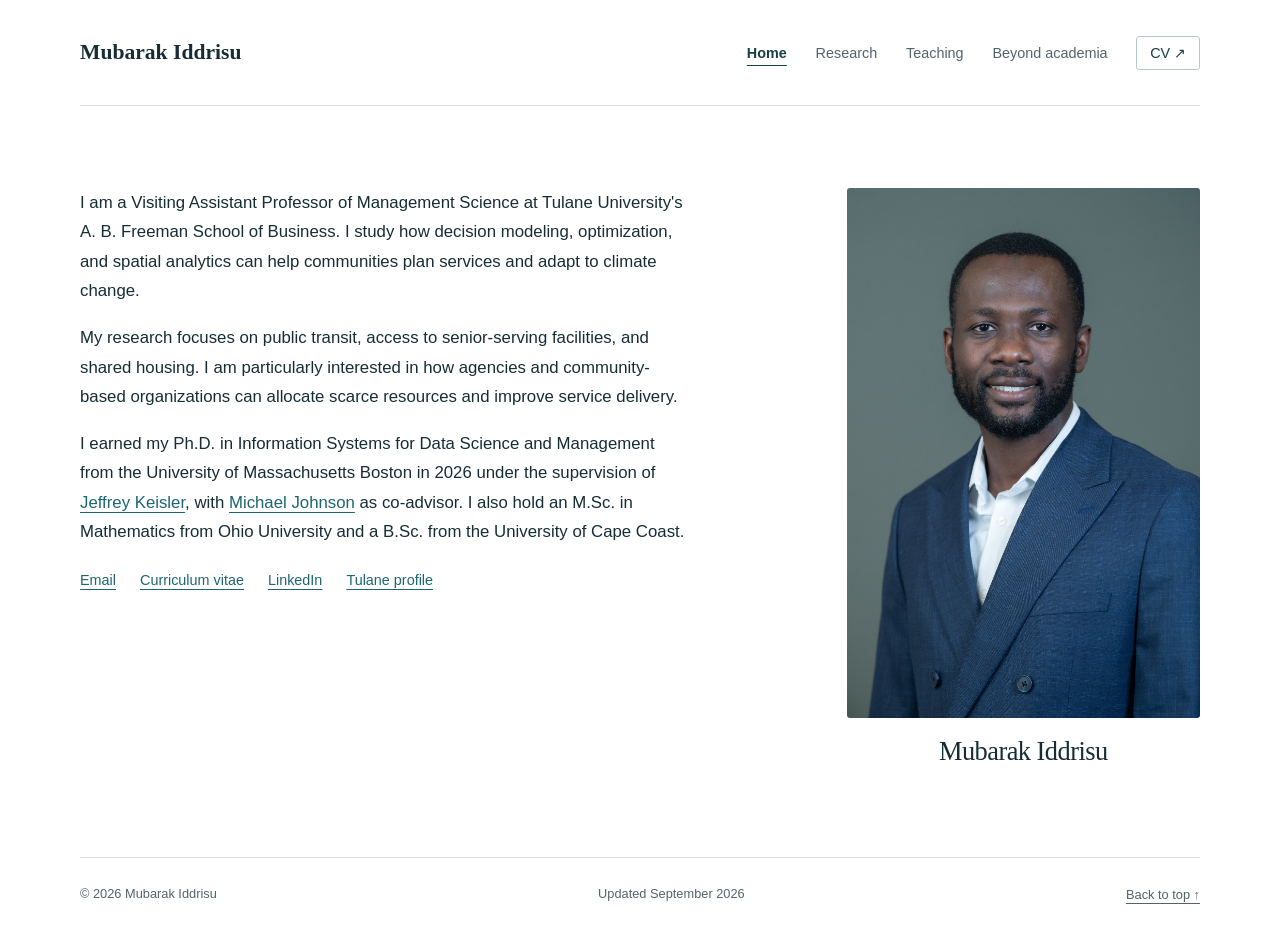
<file: index.html>
<!doctype html>
<html lang="en">
<head>
  <meta charset="utf-8">
  <meta name="viewport" content="width=device-width, initial-scale=1">
  <title>Mubarak Iddrisu | Research &amp; Teaching</title>
  <meta name="description" content="Mubarak Iddrisu is a Visiting Assistant Professor of Management Science at Tulane University. Research in decision modeling, climate adaptation, transit accessibility, and shared housing.">
  <meta name="theme-color" content="#173f45">
  <link rel="icon" type="image/svg+xml" href="data:image/svg+xml,%3Csvg xmlns='http://www.w3.org/2000/svg' viewBox='0 0 32 32'%3E%3Crect width='32' height='32' rx='5' fill='%23173f45'/%3E%3Ctext x='16' y='22' text-anchor='middle' font-family='Georgia' font-size='19' fill='white'%3EM%3C/text%3E%3C/svg%3E">
  <link rel="stylesheet" href="styles.css?v=20260919f">
  <script defer src="app.js?v=20260919f"></script>
</head>
<body data-page="home">
  <a class="skip-link" href="#main">Skip to content</a>
  <header class="site-header">
    <a class="wordmark" href="index.html" aria-label="Mubarak Iddrisu, home">Mubarak Iddrisu</a>
    <nav aria-label="Main navigation">
      <a href="index.html" aria-current="page">Home</a><a href="research.html">Research</a><a href="teaching.html">Teaching</a><a href="hobbies.html">Beyond academia</a>
      <a class="nav-cv" href="Mubarak-Iddrisu-CV.pdf" target="_blank" rel="noopener noreferrer">CV <span aria-hidden="true">↗</span></a>
    </nav>
  </header>
  <main id="main">
    <section class="intro" id="about" aria-labelledby="name">
      <div class="intro-copy">
        <div id="biography">
          <p>I am a Visiting Assistant Professor of Management Science at Tulane University&#x27;s A. B. Freeman School of Business. I study how decision modeling, optimization, and spatial analytics can help communities plan services and adapt to climate change.</p>
          <p>My research focuses on public transit, access to senior-serving facilities, and shared housing. I am particularly interested in how agencies and community-based organizations can allocate scarce resources and improve service delivery.</p>
          <p>I earned my Ph.D. in Information Systems for Data Science and Management from the University of Massachusetts Boston in 2026 under the supervision of <a href="https://www.umb.edu/directory/jeffkeisler/" target="_blank" rel="noopener noreferrer">Jeffrey Keisler</a>, with <a href="https://www.umb.edu/directory/michaeljohnson/" target="_blank" rel="noopener noreferrer">Michael Johnson</a> as co-advisor. I also hold an M.Sc. in Mathematics from Ohio University and a B.Sc. from the University of Cape Coast.</p>
        </div>
        <div class="contact-links" id="contact-links"><a href="mailto:middrisu@tulane.edu">Email</a><a href="https://freeman.tulane.edu/faculty-research/management-science/mubarak-iddrisu" target="_blank" rel="noopener noreferrer">Tulane profile</a><a href="Mubarak-Iddrisu-CV.pdf" target="_blank" rel="noopener noreferrer">Curriculum vitae</a></div>
      </div>
      <figure class="portrait-block"><img src="portrait.jpg?v=20260919f" width="1365" height="2048" alt="Mubarak Iddrisu" fetchpriority="high"><figcaption><h1 id="name">Mubarak Iddrisu</h1></figcaption></figure>
    </section>
    <noscript><p class="noscript">For my complete research and teaching record, <a href="Mubarak-Iddrisu-CV.pdf" target="_blank" rel="noopener noreferrer">download my CV</a>. Enable JavaScript to view all page content.</p></noscript>
    <p id="content-error" class="noscript" role="status" hidden>Some content could not be loaded. Please refresh, or <a href="Mubarak-Iddrisu-CV.pdf" target="_blank" rel="noopener noreferrer">read my CV</a>.</p>
  </main>
  <footer><p>© <span id="copyright-year">2026</span> Mubarak Iddrisu</p><p id="updated">Updated September 2026</p><a href="#main">Back to top ↑</a></footer>
</body>
</html>
</file>
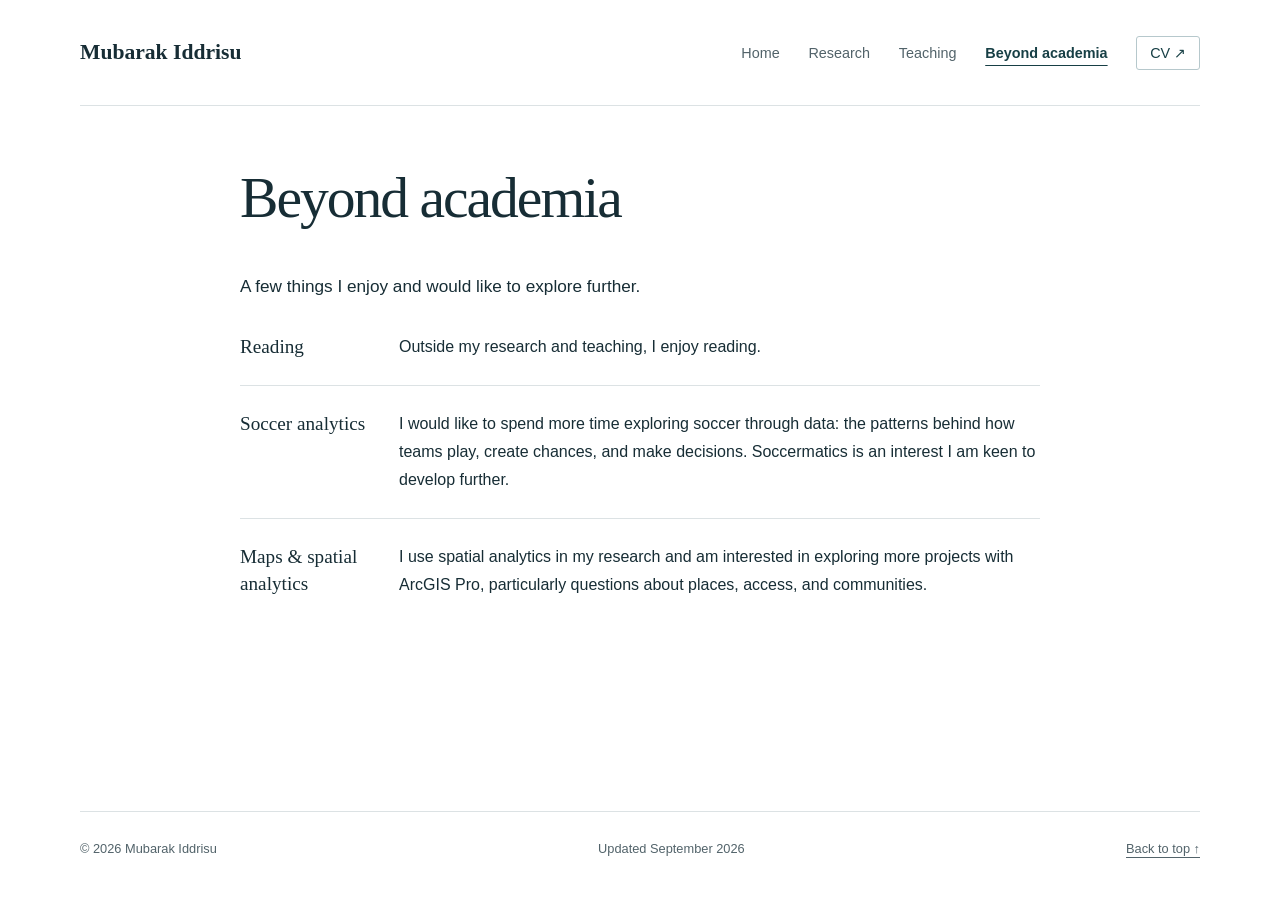
<file: hobbies.html>
<!doctype html>
<html lang="en">
<head>
  <meta charset="utf-8">
  <meta name="viewport" content="width=device-width, initial-scale=1">
  <title>Beyond Academia | Mubarak Iddrisu</title>
  <meta name="description" content="Mubarak Iddrisu’s interests in reading, soccer analytics, Soccermatics, and spatial analytics with ArcGIS Pro.">
  <meta name="theme-color" content="#173f45">
  <link rel="icon" type="image/svg+xml" href="data:image/svg+xml,%3Csvg xmlns='http://www.w3.org/2000/svg' viewBox='0 0 32 32'%3E%3Crect width='32' height='32' rx='5' fill='%23173f45'/%3E%3Ctext x='16' y='22' text-anchor='middle' font-family='Georgia' font-size='19' fill='white'%3EM%3C/text%3E%3C/svg%3E">
  <link rel="stylesheet" href="styles.css?v=20260919f">
  <script defer src="app.js?v=20260919f"></script>
</head>
<body data-page="hobbies">
  <a class="skip-link" href="#main">Skip to content</a>
  <header class="site-header">
    <a class="wordmark" href="index.html" aria-label="Mubarak Iddrisu, home">Mubarak Iddrisu</a>
    <nav aria-label="Main navigation">
      <a href="index.html">Home</a><a href="research.html">Research</a><a href="teaching.html">Teaching</a><a href="hobbies.html" aria-current="page">Beyond academia</a>
      <a class="nav-cv" href="Mubarak-Iddrisu-CV.pdf" target="_blank" rel="noopener noreferrer">CV <span aria-hidden="true">↗</span></a>
    </nav>
  </header>
  <main id="main">
    <section class="page-section" aria-labelledby="page-title">
      <div class="page-heading"><h1 id="page-title">Beyond academia</h1></div>
      <div class="section-body"><p class="section-intro">A few things I enjoy and would like to explore further.</p><div id="interests"></div></div>
    </section>
    <noscript><p class="noscript">For my complete research and teaching record, <a href="Mubarak-Iddrisu-CV.pdf" target="_blank" rel="noopener noreferrer">download my CV</a>. Enable JavaScript to view all page content.</p></noscript>
    <p id="content-error" class="noscript" role="status" hidden>Some content could not be loaded. Please refresh, or <a href="Mubarak-Iddrisu-CV.pdf" target="_blank" rel="noopener noreferrer">read my CV</a>.</p>
  </main>
  <footer><p>© <span id="copyright-year">2026</span> Mubarak Iddrisu</p><p id="updated">Updated September 2026</p><a href="#main">Back to top ↑</a></footer>
</body>
</html>
</file>
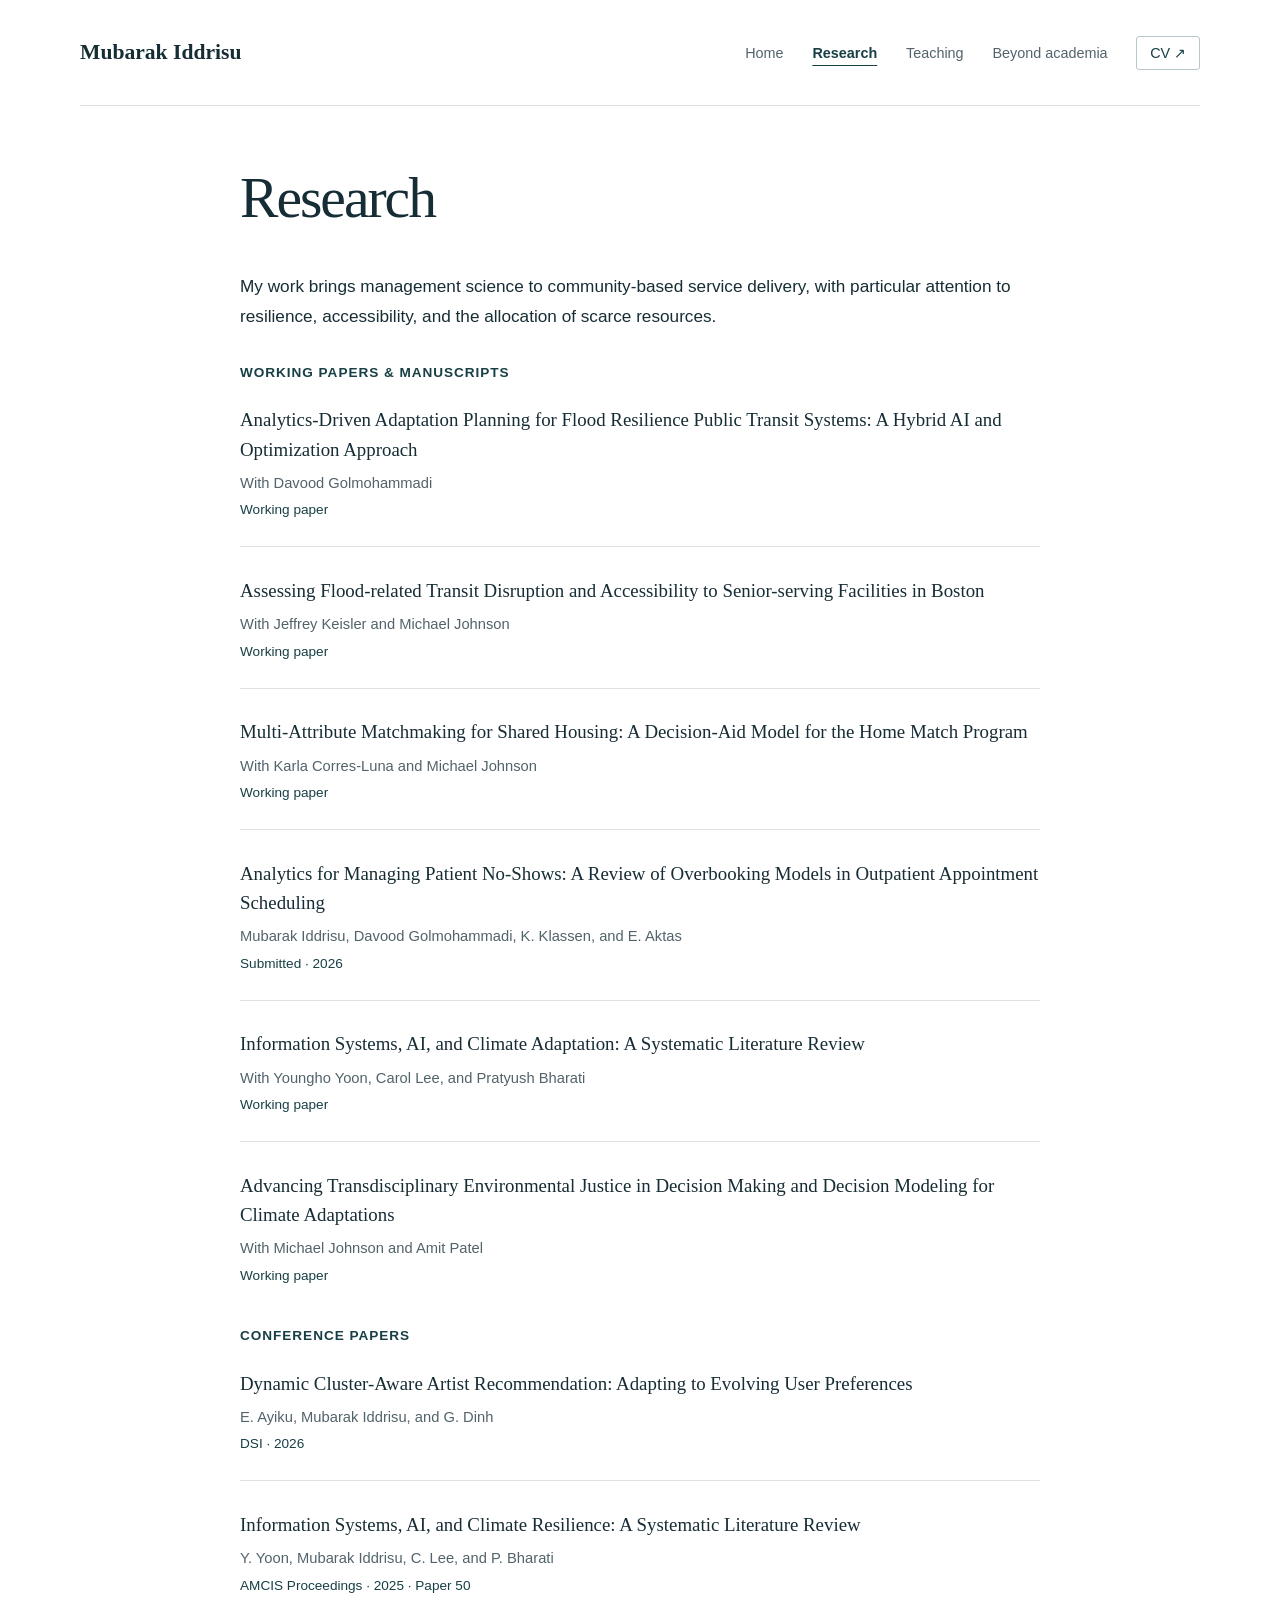
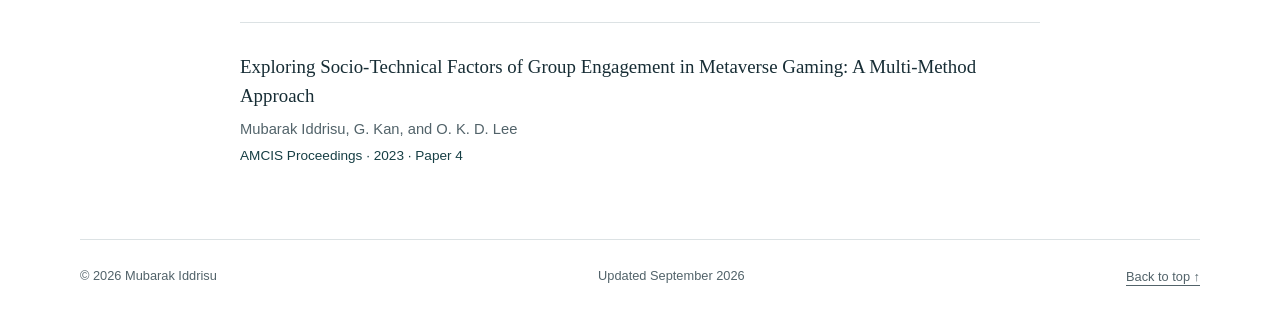
<file: research.html>
<!doctype html>
<html lang="en">
<head>
  <meta charset="utf-8">
  <meta name="viewport" content="width=device-width, initial-scale=1">
  <title>Research | Mubarak Iddrisu</title>
  <meta name="description" content="Research and working papers by Mubarak Iddrisu in community resilience, decision modeling, climate adaptation, accessibility, and shared housing.">
  <meta name="theme-color" content="#173f45">
  <link rel="icon" type="image/svg+xml" href="data:image/svg+xml,%3Csvg xmlns='http://www.w3.org/2000/svg' viewBox='0 0 32 32'%3E%3Crect width='32' height='32' rx='5' fill='%23173f45'/%3E%3Ctext x='16' y='22' text-anchor='middle' font-family='Georgia' font-size='19' fill='white'%3EM%3C/text%3E%3C/svg%3E">
  <link rel="stylesheet" href="styles.css?v=20260919f">
  <script defer src="app.js?v=20260919f"></script>
</head>
<body data-page="research">
  <a class="skip-link" href="#main">Skip to content</a>
  <header class="site-header">
    <a class="wordmark" href="index.html" aria-label="Mubarak Iddrisu, home">Mubarak Iddrisu</a>
    <nav aria-label="Main navigation">
      <a href="index.html">Home</a><a href="research.html" aria-current="page">Research</a><a href="teaching.html">Teaching</a><a href="hobbies.html">Beyond academia</a>
      <a class="nav-cv" href="Mubarak-Iddrisu-CV.pdf" target="_blank" rel="noopener noreferrer">CV <span aria-hidden="true">↗</span></a>
    </nav>
  </header>
  <main id="main">
    <section class="page-section" aria-labelledby="page-title">
      <div class="page-heading"><h1 id="page-title">Research</h1></div>
      <div class="section-body"><p class="section-intro" id="research-intro">My work brings management science to community-based service delivery, with particular attention to resilience, accessibility, and the allocation of scarce resources.</p><div id="research-list"></div></div>
    </section>
    <noscript><p class="noscript">For my complete research and teaching record, <a href="Mubarak-Iddrisu-CV.pdf" target="_blank" rel="noopener noreferrer">download my CV</a>. Enable JavaScript to view all page content.</p></noscript>
    <p id="content-error" class="noscript" role="status" hidden>Some content could not be loaded. Please refresh, or <a href="Mubarak-Iddrisu-CV.pdf" target="_blank" rel="noopener noreferrer">read my CV</a>.</p>
  </main>
  <footer><p>© <span id="copyright-year">2026</span> Mubarak Iddrisu</p><p id="updated">Updated September 2026</p><a href="#main">Back to top ↑</a></footer>
</body>
</html>
</file>
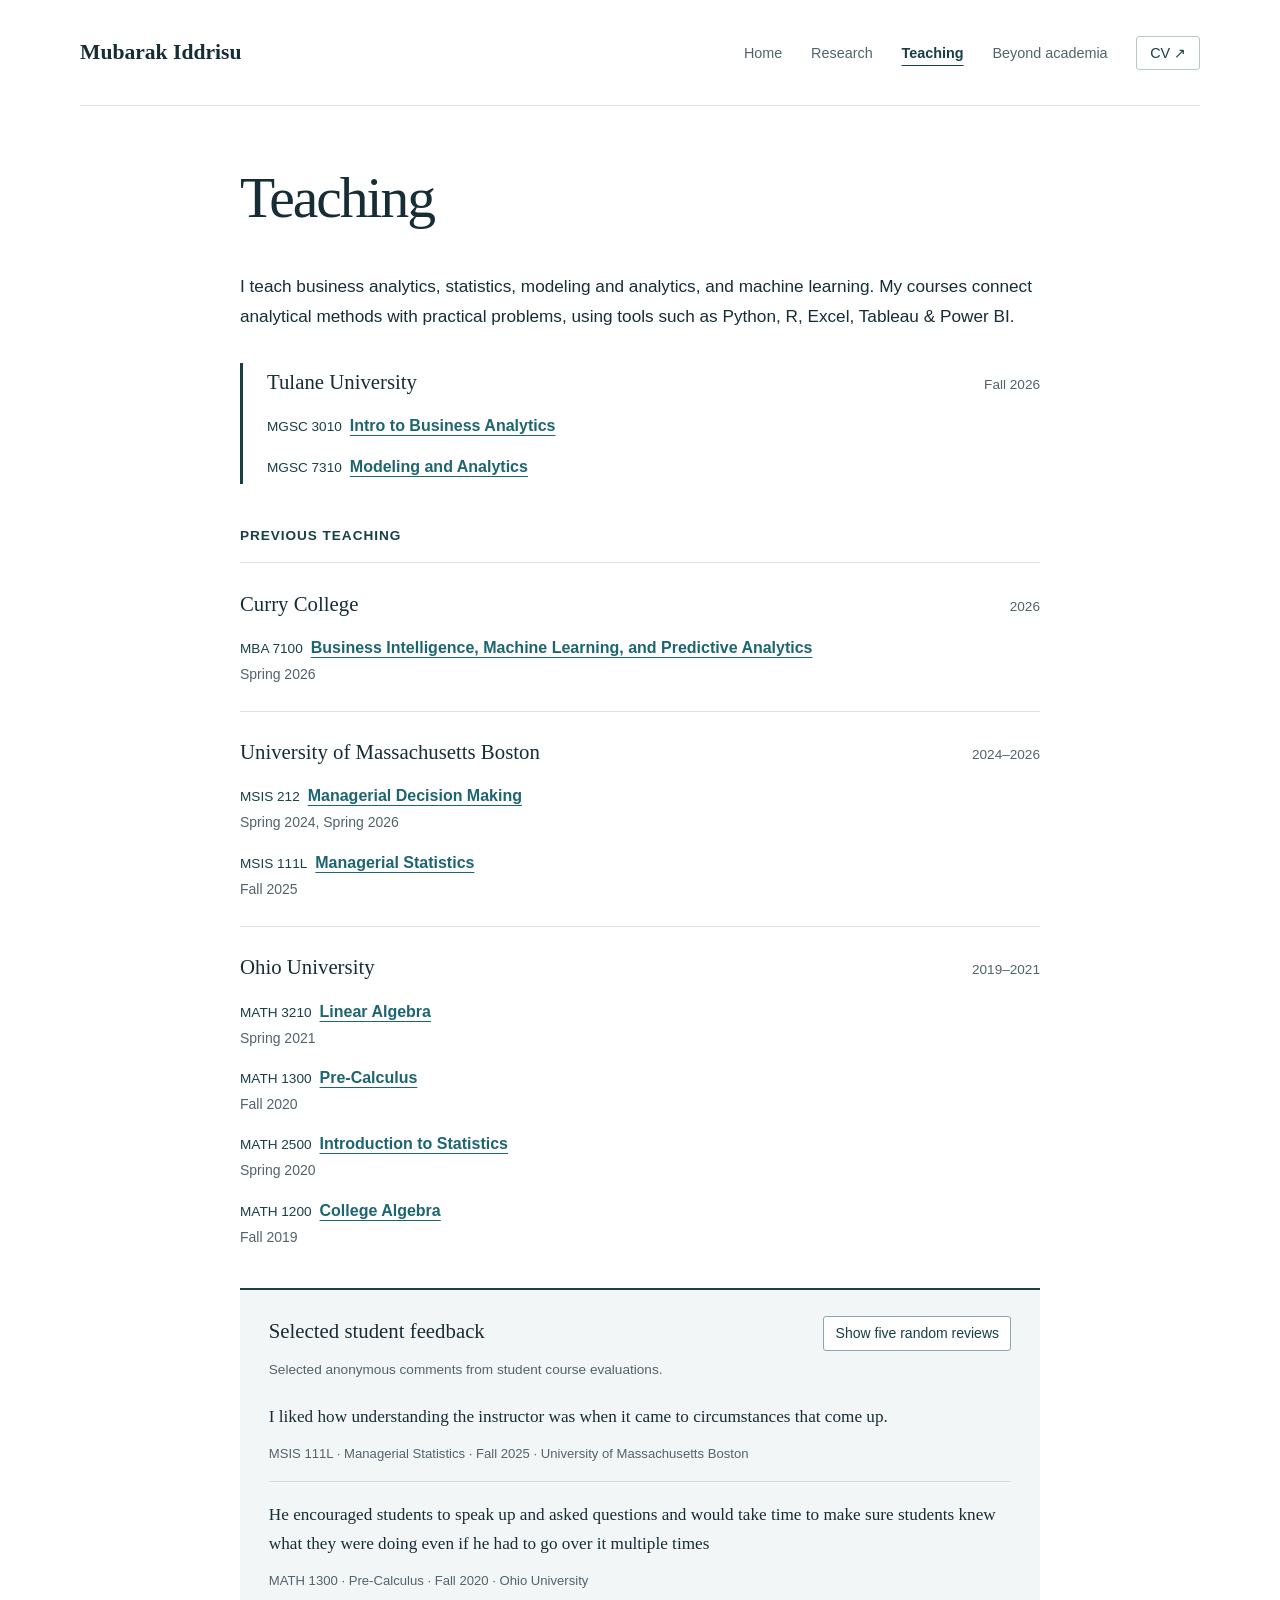
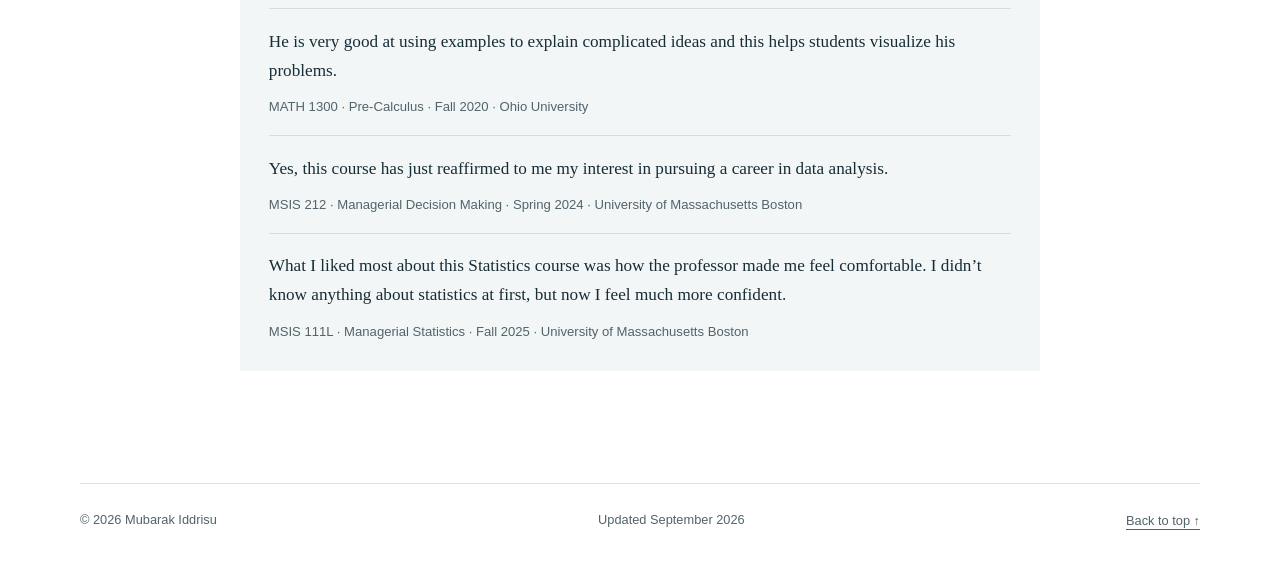
<file: teaching.html>
<!doctype html>
<html lang="en">
<head>
  <meta charset="utf-8">
  <meta name="viewport" content="width=device-width, initial-scale=1">
  <title>Teaching | Mubarak Iddrisu</title>
  <meta name="description" content="Current and previous courses taught by Mubarak Iddrisu, Visiting Assistant Professor of Management Science at Tulane University.">
  <meta name="theme-color" content="#173f45">
  <link rel="icon" type="image/svg+xml" href="data:image/svg+xml,%3Csvg xmlns='http://www.w3.org/2000/svg' viewBox='0 0 32 32'%3E%3Crect width='32' height='32' rx='5' fill='%23173f45'/%3E%3Ctext x='16' y='22' text-anchor='middle' font-family='Georgia' font-size='19' fill='white'%3EM%3C/text%3E%3C/svg%3E">
  <link rel="stylesheet" href="styles.css?v=20260919f">
  <script defer src="app.js?v=20260919f"></script>
</head>
<body data-page="teaching">
  <a class="skip-link" href="#main">Skip to content</a>
  <header class="site-header">
    <a class="wordmark" href="index.html" aria-label="Mubarak Iddrisu, home">Mubarak Iddrisu</a>
    <nav aria-label="Main navigation">
      <a href="index.html">Home</a><a href="research.html">Research</a><a href="teaching.html" aria-current="page">Teaching</a><a href="hobbies.html">Beyond academia</a>
      <a class="nav-cv" href="Mubarak-Iddrisu-CV.pdf" target="_blank" rel="noopener noreferrer">CV <span aria-hidden="true">↗</span></a>
    </nav>
  </header>
  <main id="main">
    <section class="page-section" aria-labelledby="page-title">
      <div class="page-heading"><h1 id="page-title">Teaching</h1></div>
      <div class="section-body"><p class="section-intro" id="teaching-intro">I teach business analytics, statistics, modeling and analytics, and machine learning. My courses connect analytical methods with practical problems, using tools such as Python, R, Excel, Tableau &amp; Power BI.</p><div id="current-teaching"><section class="current-courses"><div class="institution-heading"><h2>Tulane University</h2><span class="term">Fall 2026</span></div><ul class="course-list"><li><span class="course-code">MGSC 3010</span><strong class="course-title"><a href="https://catalog.tulane.edu/courses/mgsc/" target="_blank" rel="noopener noreferrer">Intro to Business Analytics</a></strong></li><li><span class="course-code">MGSC 7310</span><strong class="course-title"><a href="https://catalog.tulane.edu/courses/mgsc/" target="_blank" rel="noopener noreferrer">Modeling and Analytics</a></strong></li></ul></section></div><section class="teaching-history" aria-labelledby="previous-teaching-title"><h2 id="previous-teaching-title" class="group-label">Previous teaching</h2><div id="past-teaching"><section class="past-institution"><div class="institution-heading"><h2>Curry College</h2><span class="term">2026</span></div><ul class="course-list"><li><span class="course-code">MBA 7100</span><strong class="course-title"><a href="https://catalog.curry.edu/gradcoursedescriptions/mba-gradcourses" target="_blank" rel="noopener noreferrer">Business Intelligence, Machine Learning, and Predictive Analytics</a></strong><span class="course-meta">Spring 2026</span></li></ul></section><section class="past-institution"><div class="institution-heading"><h2>University of Massachusetts Boston</h2><span class="term">2024–2026</span></div><ul class="course-list"><li><span class="course-code">MSIS 212</span><strong class="course-title"><a href="https://courses.umb.edu/" target="_blank" rel="noopener noreferrer" title="UMass Boston course finder">Managerial Decision Making</a></strong><span class="course-meta">Spring 2024, Spring 2026</span></li><li><span class="course-code">MSIS 111L</span><strong class="course-title"><a href="https://courses.umb.edu/" target="_blank" rel="noopener noreferrer" title="UMass Boston course finder">Managerial Statistics</a></strong><span class="course-meta">Fall 2025</span></li></ul></section><section class="past-institution"><div class="institution-heading"><h2>Ohio University</h2><span class="term">2019–2021</span></div><ul class="course-list"><li><span class="course-code">MATH 3210</span><strong class="course-title"><a href="https://catalogs.ohio.edu/preview_course_nopop.php?catoid=82&amp;coid=442152" target="_blank" rel="noopener noreferrer">Linear Algebra</a></strong><span class="course-meta">Spring 2021</span></li><li><span class="course-code">MATH 1300</span><strong class="course-title"><a href="https://catalogs.ohio.edu/preview_course_nopop.php?catoid=82&amp;coid=442135" target="_blank" rel="noopener noreferrer">Pre-Calculus</a></strong><span class="course-meta">Fall 2020</span></li><li><span class="course-code">MATH 2500</span><strong class="course-title"><a href="https://catalogs.ohio.edu/preview_course_nopop.php?catoid=82&amp;coid=442142" target="_blank" rel="noopener noreferrer">Introduction to Statistics</a></strong><span class="course-meta">Spring 2020</span></li><li><span class="course-code">MATH 1200</span><strong class="course-title"><a href="https://catalogs.ohio.edu/preview_course_nopop.php?catoid=82&amp;coid=442132" target="_blank" rel="noopener noreferrer">College Algebra</a></strong><span class="course-meta">Fall 2019</span></li></ul></section></div></section><section id="student-reviews" class="reviews" aria-labelledby="reviews-title" hidden><div class="reviews-heading"><h2 id="reviews-title">Selected student feedback</h2><button id="shuffle-reviews" type="button">Show five random reviews</button></div><p class="review-context">Selected anonymous comments from student course evaluations.</p><div id="review-content" aria-live="polite" aria-atomic="true"></div></section></div>
    </section>
    <noscript><p class="noscript">For my complete research and teaching record, <a href="Mubarak-Iddrisu-CV.pdf" target="_blank" rel="noopener noreferrer">download my CV</a>. Enable JavaScript to view all page content.</p></noscript>
    <p id="content-error" class="noscript" role="status" hidden>Some content could not be loaded. Please refresh, or <a href="Mubarak-Iddrisu-CV.pdf" target="_blank" rel="noopener noreferrer">read my CV</a>.</p>
  </main>
  <footer><p>© <span id="copyright-year">2026</span> Mubarak Iddrisu</p><p id="updated">Updated September 2026</p><a href="#main">Back to top ↑</a></footer>
</body>
</html>
</file>
<file: styles.css>
:root{color-scheme:light;--ink:#172d35;--accent:#173f45;--link:#1d6571;--muted:#52636a;--line:#dce2e4;--paper:#fff;--wash:#f3f6f7;font-family:Arial,Helvetica,sans-serif;font-size:16px;color:var(--ink);background:var(--paper)}
*{box-sizing:border-box}html{scroll-behavior:smooth;scroll-padding-top:2rem}body{margin:0}a{color:var(--link);text-decoration-thickness:1px;text-underline-offset:4px}a:hover{color:var(--ink)}a:focus-visible,button:focus-visible,summary:focus-visible{outline:3px solid #bb713b;outline-offset:5px}p{margin:0 0 1.1rem;line-height:1.75}button{font:inherit}.skip-link{position:absolute;left:1rem;top:-5rem;z-index:5;padding:.8rem;background:#fff}.skip-link:focus{top:.6rem}.site-header,main,footer{width:min(1120px,calc(100% - 80px));margin-inline:auto}.site-header{display:flex;align-items:center;justify-content:space-between;gap:2rem;min-height:106px;border-bottom:1px solid var(--line)}.wordmark{font-family:Georgia,serif;font-size:1.35rem;font-weight:bold;text-decoration:none;color:var(--ink);white-space:nowrap}nav{display:flex;align-items:center;gap:1.8rem;flex-wrap:wrap}nav a{color:var(--muted);text-decoration:none;font-size:.9rem;padding:.4rem 0}nav a:hover,nav a[aria-current="page"]{color:var(--accent);text-decoration:underline}nav .nav-cv{color:var(--accent);border:1px solid #b6c8cc;padding:.5rem .8rem;border-radius:3px}.intro{display:grid;grid-template-columns:minmax(0,1.5fr) minmax(0,.8fr);gap:6.5rem;align-items:start;padding:82px 0 88px}.eyebrow{font-size:.8rem;letter-spacing:.11em;text-transform:uppercase;font-weight:600;color:var(--accent);margin:0 0 1.5rem}h1,h2,h3{font-family:Georgia,'Times New Roman',serif;font-weight:400}h1{font-size:clamp(3.5rem,6.2vw,5.1rem);line-height:1.03;letter-spacing:-.045em;margin:0 0 1.6rem}h2{font-size:2.45rem;line-height:1.15;letter-spacing:-.025em;margin:0}h3{font-size:1.3rem;line-height:1.45;margin:0 0 .7rem}.role{font-size:1.02rem;line-height:1.65;color:var(--accent);margin-bottom:1.8rem}#biography{max-width:605px;font-size:1.05rem}.contact-links{display:flex;flex-wrap:wrap;gap:.8rem 1.5rem;margin-top:1.6rem;font-size:.9rem}.portrait-block{margin:0}.portrait-block img{display:block;width:100%;height:auto;aspect-ratio:1365/2048;object-fit:cover;object-position:center 34%;border-radius:3px}.portrait-block figcaption{margin-top:1rem;text-align:center}.portrait-block figcaption h1{font-size:1.65rem;line-height:1.3;letter-spacing:-.02em;margin:0}.content-section{display:grid;grid-template-columns:230px minmax(0,1fr);gap:50px;border-top:1px solid var(--line);padding:60px 0 66px}.section-index{color:var(--muted);font-size:.8rem;letter-spacing:.1em;margin-bottom:1rem}.section-intro{font-size:1.075rem;margin-bottom:2rem;max-width:730px}.research-group+.research-group{margin-top:2.5rem}.group-label{font-family:Arial,Helvetica,sans-serif;font-size:.82rem;letter-spacing:.07em;text-transform:uppercase;color:var(--accent);font-weight:600;margin-bottom:1.4rem}.paper{margin-bottom:1.8rem;padding-bottom:1.6rem;border-bottom:1px solid var(--line)}.paper:last-child{margin-bottom:0;padding-bottom:0;border-bottom:0}.paper h3{font-family:Georgia,serif;font-size:1.18rem;line-height:1.55;font-weight:400;margin:0 0 .5rem}.paper .authors{font-size:.92rem;line-height:1.6;color:var(--muted);margin:0 0 .3rem}.paper .paper-meta{font-size:.85rem;color:var(--accent);margin:0;line-height:1.5}.current-courses{border-left:3px solid var(--accent);padding:4px 0 4px 1.5rem;margin-bottom:2.6rem}.institution-heading{display:flex;flex-wrap:wrap;align-items:baseline;justify-content:space-between;gap:.4rem 1rem;margin-bottom:1rem}.institution-heading h2{margin:0}.term{font-size:.85rem;color:var(--muted)}.course-list{list-style:none;padding:0;margin:0}.course-list li{margin-bottom:1rem;line-height:1.6}.course-list li:last-child{margin-bottom:0}.course-code{color:var(--accent);font-size:.85rem;display:inline-block;margin-right:.5rem}.course-title{font-size:1rem;font-weight:700}.course-meta{display:block;font-size:.875rem;color:var(--muted);line-height:1.6;margin-top:.15rem}.teaching-history summary{font-family:Georgia,serif;font-size:1.4rem;cursor:pointer;padding:.2rem 0 1.4rem}.past-institution{padding:1.6rem 0;border-top:1px solid var(--line)}.past-institution:last-child{padding-bottom:0}.reviews{background:var(--wash);border-top:2px solid var(--accent);padding:1.6rem 1.8rem;margin-top:2.5rem}.reviews-heading{display:flex;align-items:baseline;justify-content:space-between;gap:1rem;flex-wrap:wrap}.reviews-heading button{background:var(--paper);color:var(--accent);border:1px solid #8aa6ae;border-radius:3px;padding:.55rem .7rem;font-size:.875rem;cursor:pointer}.reviews-heading button:hover{background:#e5ecef}.review-context{font-size:.85rem;color:var(--muted)}.reviews figure{margin:0}.reviews blockquote{font-family:Georgia,serif;font-size:1.18rem;line-height:1.75;margin:1.4rem 0 1rem}.reviews figcaption{font-size:.875rem;color:var(--muted)}.interest{display:grid;grid-template-columns:135px minmax(0,1fr);gap:1.5rem;padding:1.5rem 0;border-top:1px solid var(--line)}.interest h2{font-size:1.2rem}.interest p{margin:0;font-size:1rem}.interest:first-child{padding-top:0;border-top:0}.noscript{padding:1.5rem;background:var(--wash)}footer{display:flex;align-items:center;justify-content:space-between;flex-wrap:wrap;gap:.5rem 1.5rem;border-top:1px solid var(--line);padding:1.6rem 0 2.5rem;color:var(--muted);font-size:.8rem}footer p{margin:0}footer a{color:var(--muted)}[hidden]{display:none!important}
@media(min-width:1100px){.section-heading{align-self:start;position:sticky;top:2rem}}
@media(max-width:950px){.site-header{align-items:flex-start;flex-direction:column;gap:1rem;padding:1.5rem 0}nav{gap:1.2rem}.intro{gap:3rem;padding:55px 0 60px;grid-template-columns:minmax(0,1.45fr) minmax(0,.8fr)}.content-section{grid-template-columns:180px minmax(0,1fr);gap:30px}.interest{grid-template-columns:1fr;gap:.2rem}}
@media(max-width:640px){.site-header,main,footer{width:calc(100% - 40px)}nav{gap:.45rem 1.05rem}nav a{font-size:.875rem}.intro{display:flex;flex-direction:column;gap:2rem;padding:40px 0 44px}h1{font-size:3.7rem}h1 br{display:none}h1 br:after{content:' '}.portrait-block{order:-1;align-self:flex-start;width:140px;margin:0}.portrait-block img{aspect-ratio:1;object-position:center 20%;border-radius:50%}.portrait-block figcaption{display:block;margin-top:.7rem}.portrait-block figcaption h1{font-size:1.1rem}.eyebrow{font-size:.78rem;line-height:1.6;margin-bottom:1rem}.content-section{display:block;padding:36px 0 40px}.section-heading{margin-bottom:1.8rem;display:flex;align-items:baseline;gap:1rem}.section-index{margin:0}h2{font-size:2rem}h2 br{display:none}h2 br:after{content:' '}.reviews{padding:1.25rem}.section-intro{font-size:1rem}.interest{padding:1.2rem 0}.interest h2{margin-bottom:.45rem}.institution-heading{display:block}.institution-heading .term{display:block;margin-top:.35rem}footer{font-size:.8rem;display:block}footer>*{display:block;margin-bottom:.6rem}}
@media(prefers-reduced-motion:reduce){html{scroll-behavior:auto}}

/* Separate pages share a consistent reading width and navigation. */
body{min-height:100vh;display:flex;flex-direction:column}main{flex:1}.page-section{max-width:800px;margin:0 auto;padding:60px 0 72px}.page-heading{margin-bottom:2.5rem}.page-heading .eyebrow{margin-bottom:1rem}.page-heading h1{font-size:clamp(2.6rem,5vw,3.6rem);line-height:1.12;letter-spacing:-.035em;margin:0}.page-section .section-intro{max-width:none}.page-section .group-label{font-size:.85rem;line-height:1.5;letter-spacing:.07em}.institution-heading h2{font-size:1.3rem;line-height:1.45;letter-spacing:0}.interest h2{font-size:1.2rem;line-height:1.45;letter-spacing:0}.reviews-heading h2{font-size:1.3rem;line-height:1.45;letter-spacing:0;margin:0 0 .7rem}nav a[aria-current="page"]{font-weight:600;text-decoration:underline;text-underline-offset:7px}
@media(max-width:640px){.page-section{padding:38px 0 44px}.page-heading{margin-bottom:1.8rem}.page-heading h1{font-size:2.6rem}}

/* Selected evaluation comments are grouped for comfortable reading. */
.reviews{margin:0 0 2.5rem}.reviews .review-item{padding:1.1rem 0;border-top:1px solid #d5dfe2}.reviews .review-item:first-child{border-top:0;padding-top:.2rem}.reviews .review-item:last-child{padding-bottom:.2rem}.reviews .review-item blockquote{font-size:1.075rem;line-height:1.7;margin:0 0 .7rem}.reviews .review-item figcaption{font-size:.82rem;line-height:1.6}

/* Course history precedes the optional student feedback. */
.teaching-history{margin-bottom:2.5rem}.teaching-history .group-label{margin-bottom:1rem}
</file>
